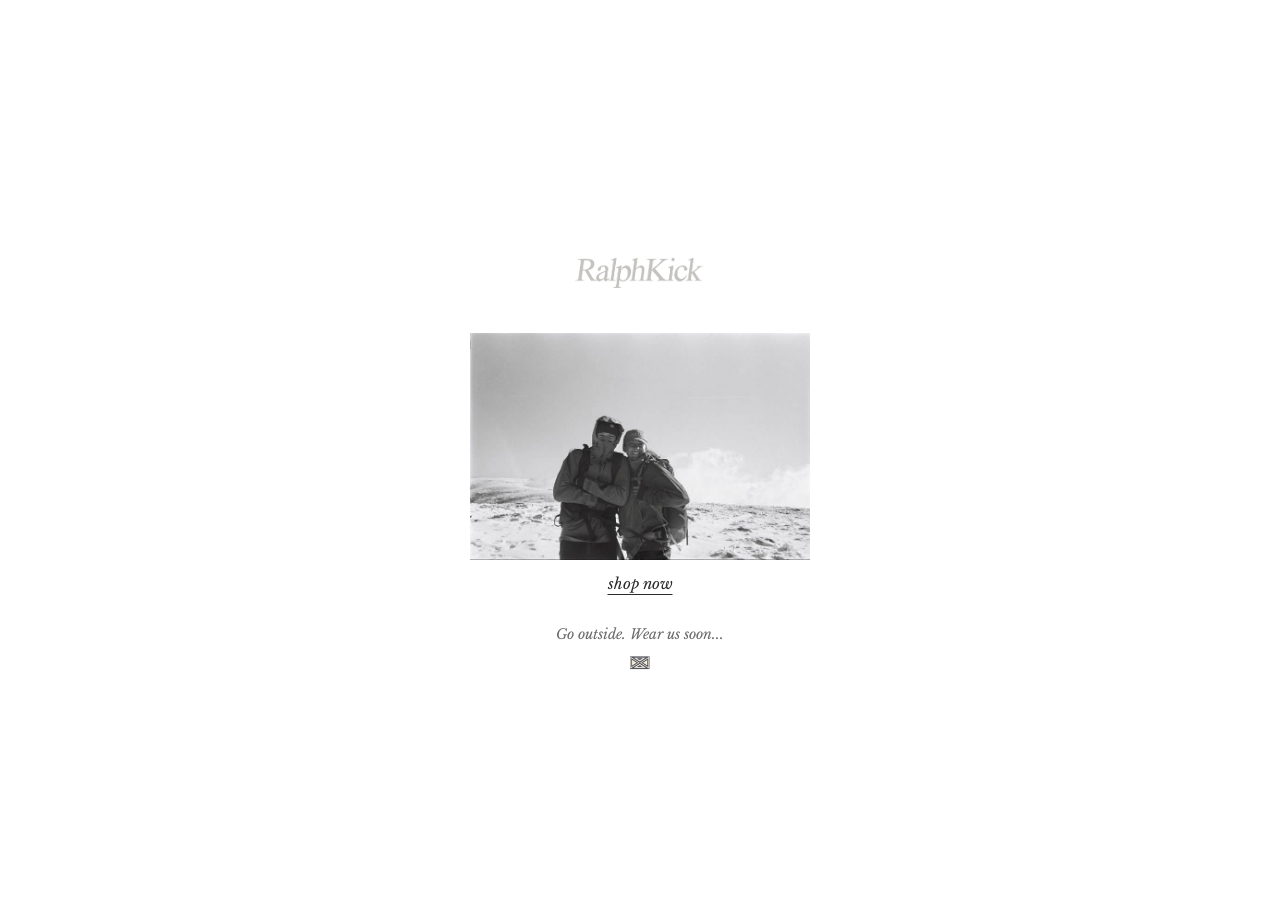
<file: index.html>
<!DOCTYPE html>
<html lang="en">
<link rel="icon" type="image/png" href="logo.png">
<meta property="og:title" content="RalphKick — not made to stay at home">
<meta property="og:description" content="not made to stay at home.">
<meta property="og:image" content="https://ralphkick.eu/home-photo.jpg">
<meta property="og:url" content="https://ralphkick.eu">
<meta property="og:type" content="website">
<head>
<meta charset="UTF-8">
<meta name="viewport" content="width=device-width, initial-scale=1.0">
<title>RalphKick</title>
<meta name="description" content="RalphKick — not made to stay at home.">
<link rel="preconnect" href="https://fonts.googleapis.com">
<link rel="preconnect" href="https://fonts.gstatic.com" crossorigin>
<link href="https://fonts.googleapis.com/css2?family=Libre+Baskerville:ital,wght@0,400;1,400&display=swap" rel="stylesheet">
<link rel="stylesheet" href="style.css">
</head>
<body class="home-v2">

<main class="home-v2-main">

    <div class="home-v2-top">
        <img src="ralphkick-text.jpg" alt="RalphKick" class="home-brand-img">
        <img src="home-photo.jpg" alt="" class="home-photo">
        <a href="shop.html" class="home-shop-link">shop now</a>
    </div>

    <div class="home-v2-bottom">
        <p class="home-footer-text">Go outside. Wear us soon...</p>
        <img src="logo.png" alt="RalphKick" class="home-seal">
    </div>

</main>

</body>
</html>
</file>
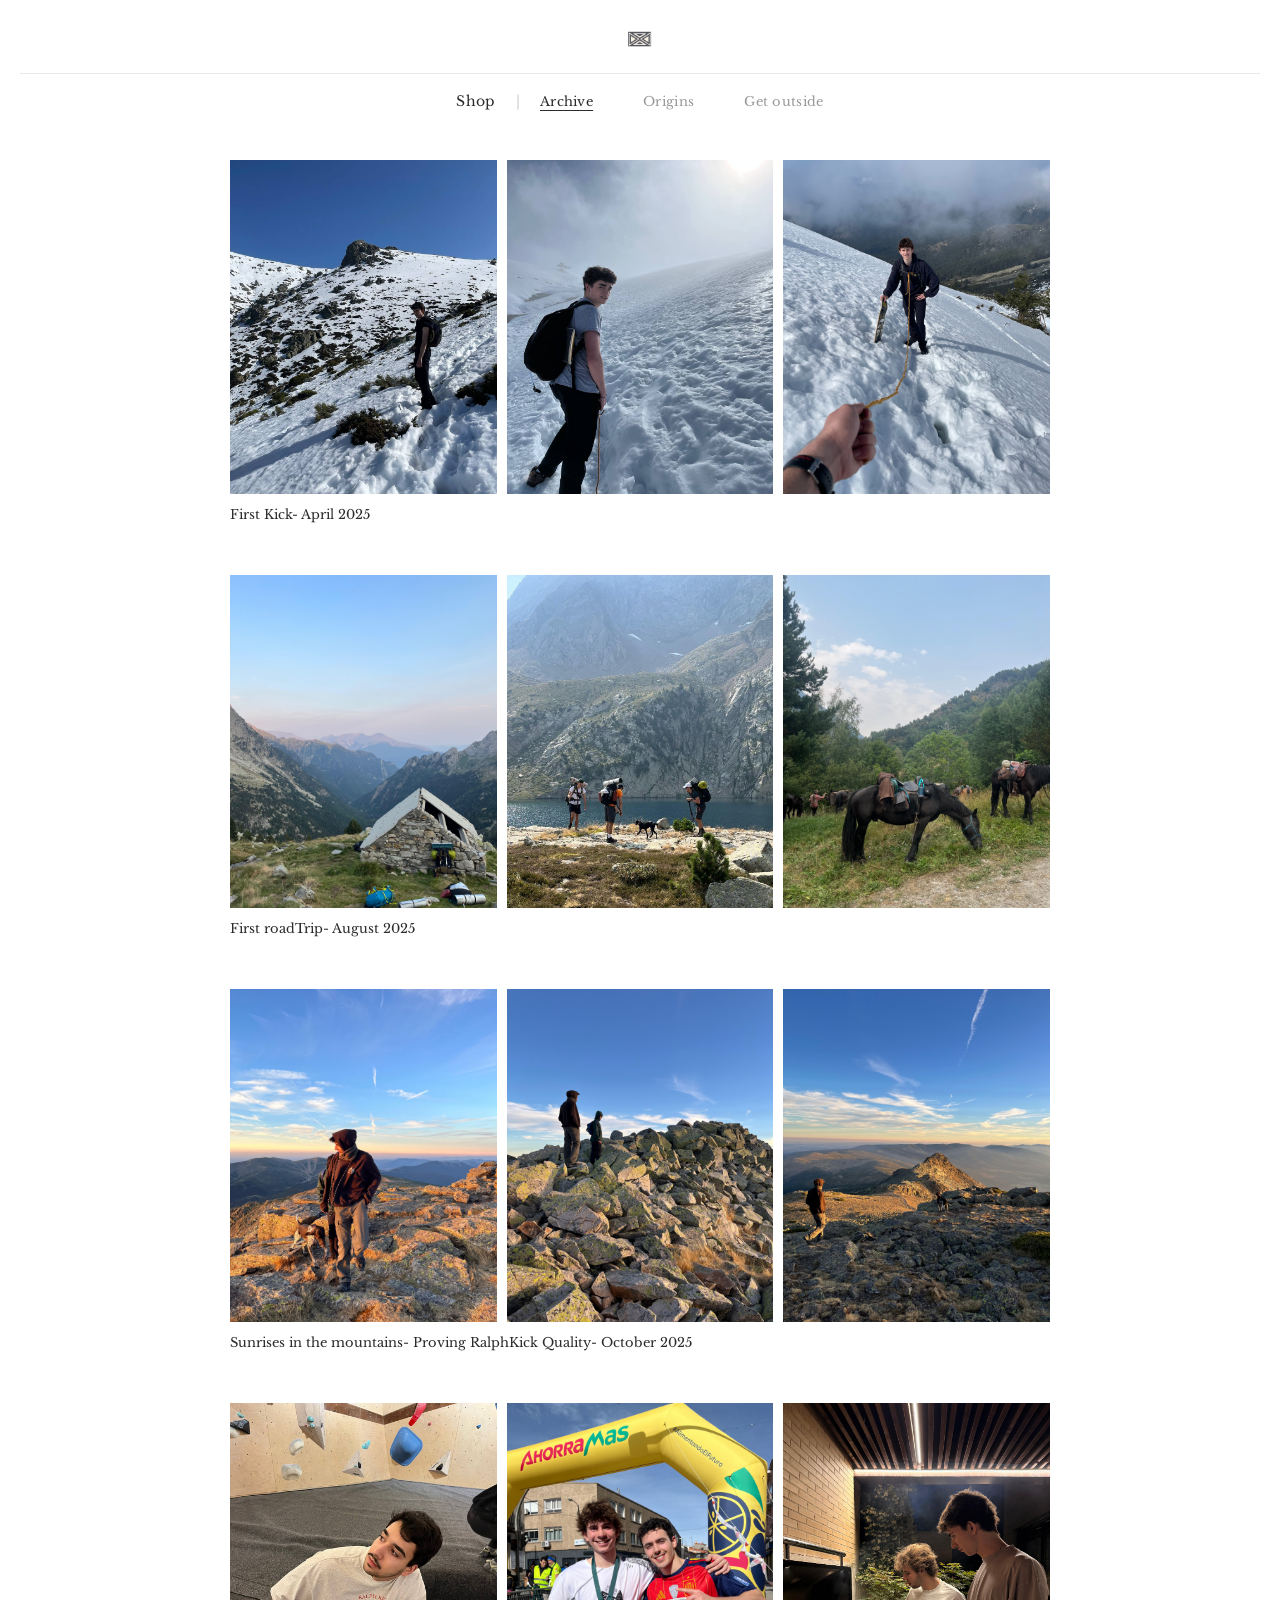
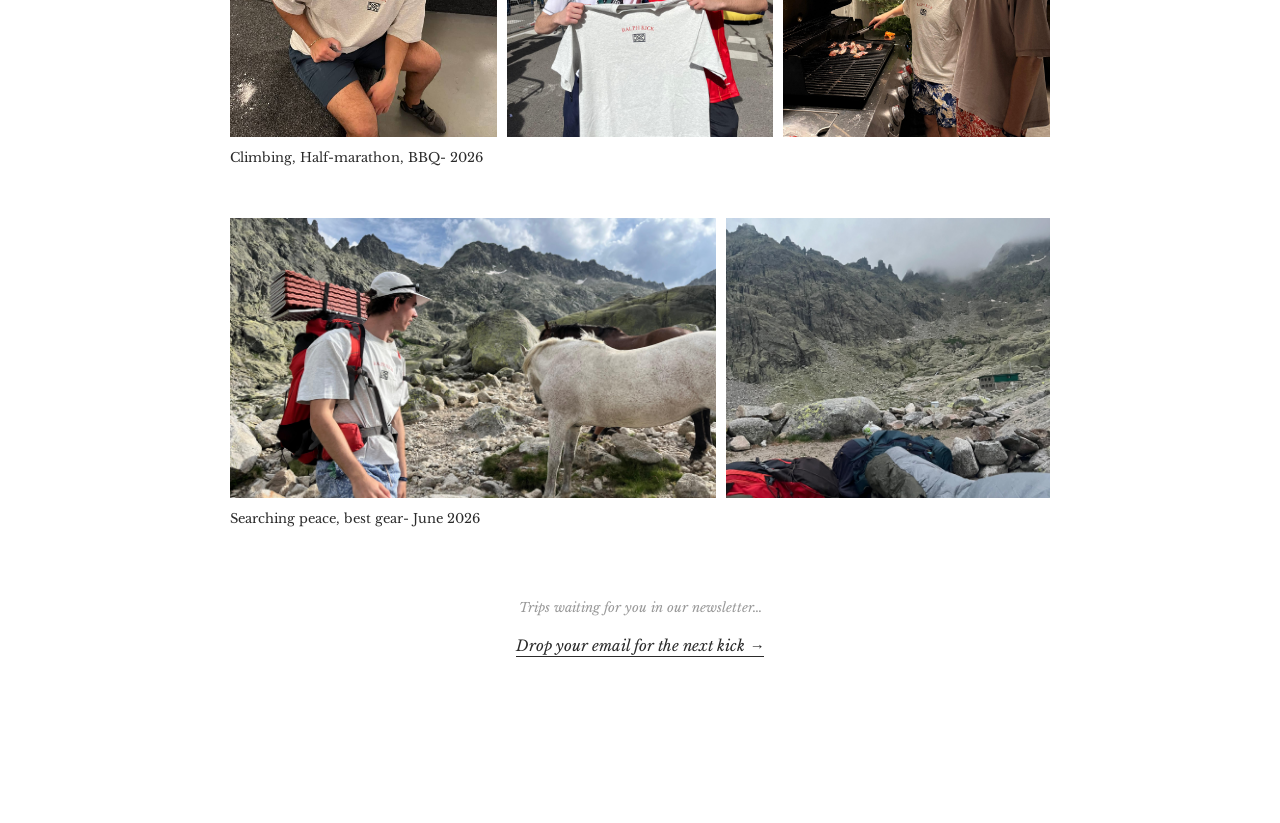
<file: archive.html>
<!DOCTYPE html>
<html lang="en">
<link rel="icon" type="image/png" href="logo.png">
<meta property="og:title" content="RalphKick — not made to stay at home">
<meta property="og:description" content="not made to stay at home.">
<meta property="og:image" content="https://ralphkick.eu/home-photo.jpg">
<meta property="og:url" content="https://ralphkick.eu">
<meta property="og:type" content="website">
<head>
<meta charset="UTF-8">
<meta name="viewport" content="width=device-width, initial-scale=1.0">
<title>RalphKick — Archive</title>
<link rel="preconnect" href="https://fonts.googleapis.com">
<link rel="preconnect" href="https://fonts.gstatic.com" crossorigin>
<link href="https://fonts.googleapis.com/css2?family=Libre+Baskerville:ital,wght@0,400;1,400&display=swap" rel="stylesheet">
<link rel="stylesheet" href="style.css">
</head>
<body class="inner">

<header class="inner-header">
    <a href="index.html"><img src="logo.png" alt="RalphKick" class="header-logo"></a>
    <nav class="nav-inner">
    <a href="shop.html" class="nav-primary">Shop</a>
    <span class="nav-sep">|</span>
    <div class="nav-group">
        <a href="archive.html" class="active">Archive</a>
        <a href="origins.html">Origins</a>
        <a href="get-outside.html">Get outside</a>
    </div>
</nav>
</header>

<main class="inner-main">

    <div class="archive-section">
        <div class="archive-photos">
            <img src="kick1-a.jpg" alt="">
            <img src="kick1-b.jpg" alt="">
            <img src="kick1-c.jpg" alt="">
        </div>
        <p class="archive-label">First Kick- April 2025</p>
    </div>

    <div class="archive-section">
        <div class="archive-photos">
            <img src="roadtrip-a.jpg" alt="">
            <img src="roadtrip-b.jpg" alt="">
            <img src="roadtrip-c.jpg" alt="">
        </div>
        <p class="archive-label">First roadTrip- August 2025</p>
    </div>

    <div class="archive-section">
        <div class="archive-photos">
            <img src="sunrises-a.jpg" alt="">
            <img src="sunrises-b.jpg" alt="">
            <img src="sunrises-c.jpg" alt="">
        </div>
        <p class="archive-label">Sunrises in the mountains- Proving RalphKick Quality- October 2025</p>
    </div>

    <div class="archive-section">
        <div class="archive-photos">
            <img src="climbing-a.jpg" alt="">
            <img src="climbing-b.jpg" alt="">
            <img src="climbing-c.jpg" alt="">
        </div>
        <p class="archive-label">Climbing, Half-marathon, BBQ- 2026</p>
    </div>

    <div class="archive-section">
        <div class="archive-photos archive-photos--two">
            <img src="peace-a.jpg" alt="" class="img-horizontal">
            <img src="peace-b.jpg" alt="">
        </div>
        <p class="archive-label">Searching peace, best gear- June 2026</p>
    </div>

    <div class="archive-footer">
        <p class="archive-more">Trips waiting for you in our newsletter&hellip;</p>
        <a href="#" id="reveal-link" class="cta-link">Drop your email for the next kick&nbsp;→</a>
        <form id="signup-form" class="signup hidden">
            <input type="email" id="email" name="email" placeholder="your email" required autocomplete="email">
            <button type="submit">→</button>
        </form>
        <p id="form-message" class="form-message"></p>
    </div>

</main>

<script src="script.js"></script>
</body>
</html>
</file>
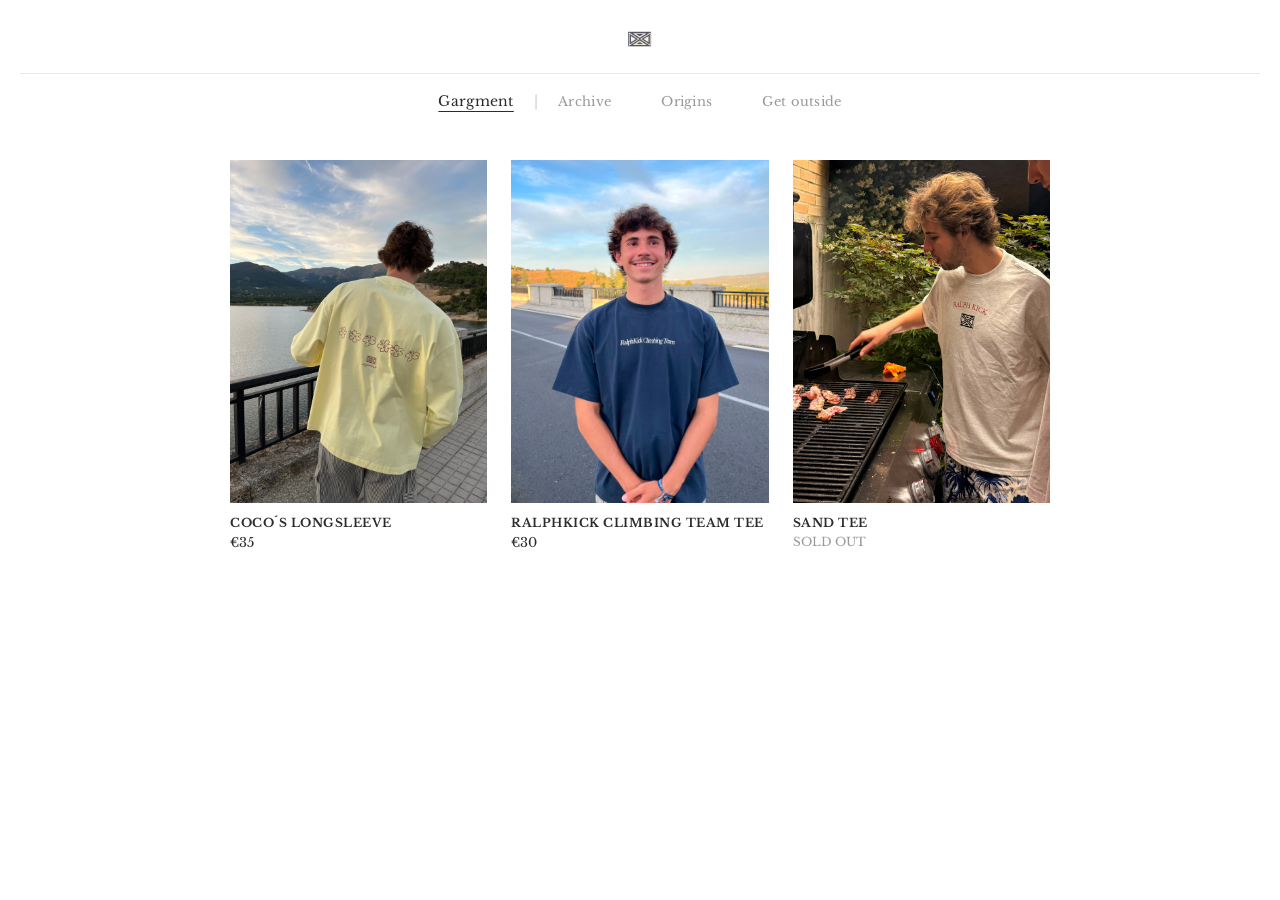
<file: gargment.html>
<!DOCTYPE html>
<html lang="en">
<head>
<meta charset="UTF-8">
<meta name="viewport" content="width=device-width, initial-scale=1.0">
<title>RalphKick — Gargment</title>
<link rel="preconnect" href="https://fonts.googleapis.com">
<link rel="preconnect" href="https://fonts.gstatic.com" crossorigin>
<link href="https://fonts.googleapis.com/css2?family=Libre+Baskerville:ital,wght@0,400;1,400&display=swap" rel="stylesheet">
<link rel="stylesheet" href="style.css">
</head>
<body class="inner">

<header class="inner-header">
    <a href="index.html"><img src="logo.png" alt="RalphKick" class="header-logo"></a>
    <nav class="nav-inner">
        <a href="gargment.html" class="nav-primary active">Gargment</a>
        <span class="nav-sep">|</span>
        <div class="nav-group">
            <a href="archive.html">Archive</a>
            <a href="origins.html">Origins</a>
            <a href="get-outside.html">Get outside</a>
        </div>
    </nav>
</header>

<main class="inner-main">
    <div class="shop-grid">

        <a href="coco-longsleeve.html" class="shop-item">
            <div class="shop-img-wrap">
                <img src="coco-main.jpg" alt="Coco's Longsleeve">
            </div>
            <p class="shop-name">COCO´S LONGSLEEVE</p>
            <p class="shop-price">€35</p>
        </a>

        <a href="climbing-tee.html" class="shop-item">
            <div class="shop-img-wrap">
                <img src="climbing-main.jpg" alt="RalphKick Climbing Team Tee">
            </div>
            <p class="shop-name">RALPHKICK CLIMBING TEAM TEE</p>
            <p class="shop-price">€30</p>
        </a>

        <a href="sand-tee.html" class="shop-item">
            <div class="shop-img-wrap">
                <img src="sand-main.jpg" alt="Sand Tee">
            </div>
            <p class="shop-name">SAND TEE</p>
            <p class="shop-price shop-soldout">SOLD OUT</p>
        </a>

    </div>
</main>

</body>
</html>
</file>
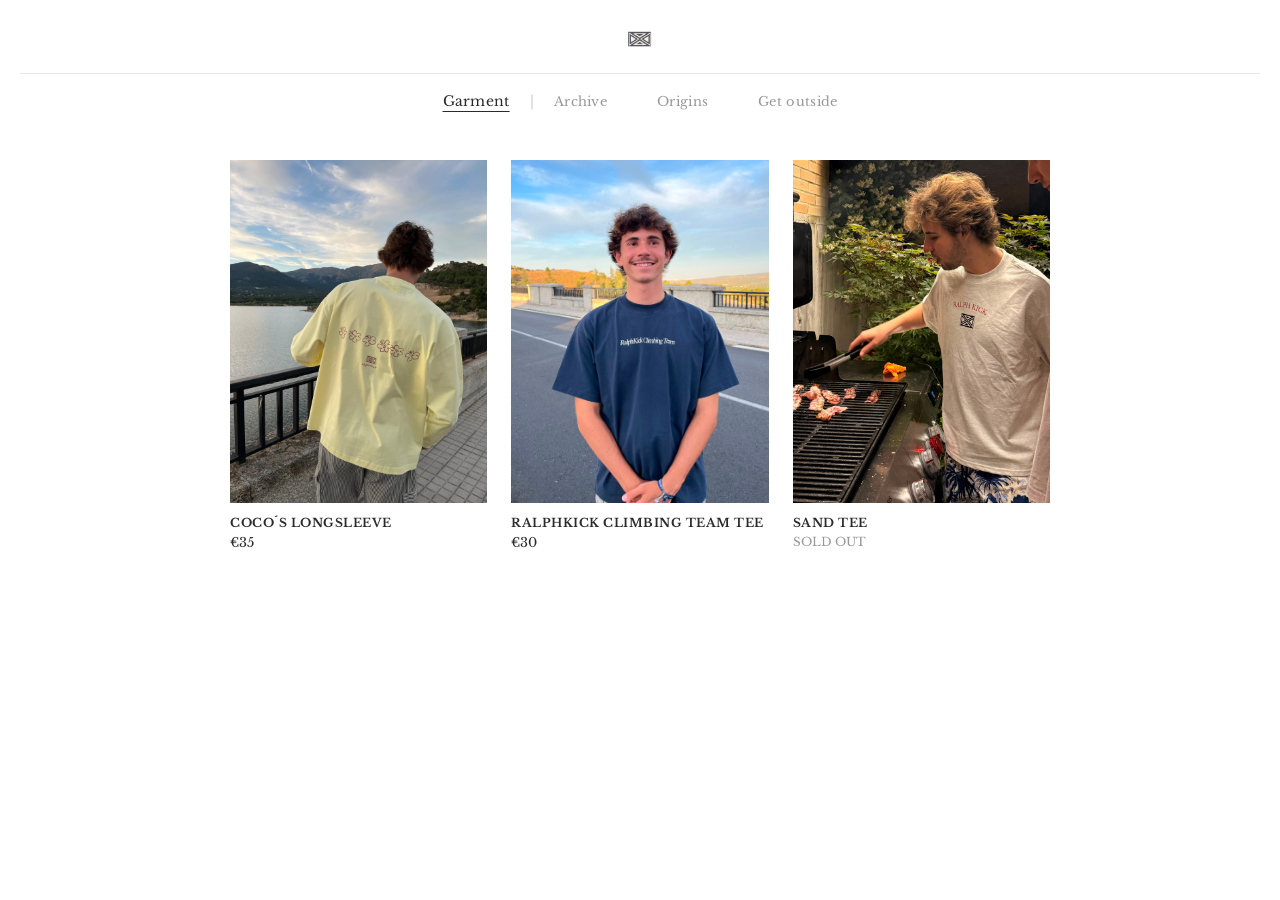
<file: Garment.html>
<!DOCTYPE html>
<html lang="en">
<head>
<meta charset="UTF-8">
<meta name="viewport" content="width=device-width, initial-scale=1.0">
<title>RalphKick — Garment</title>
<link rel="preconnect" href="https://fonts.googleapis.com">
<link rel="preconnect" href="https://fonts.gstatic.com" crossorigin>
<link href="https://fonts.googleapis.com/css2?family=Libre+Baskerville:ital,wght@0,400;1,400&display=swap" rel="stylesheet">
<link rel="stylesheet" href="style.css">
</head>
<body class="inner">

<header class="inner-header">
    <a href="index.html"><img src="logo.png" alt="RalphKick" class="header-logo"></a>
    <nav class="nav-inner">
        <a href="Garment.html" class="nav-primary active">Garment</a>
        <span class="nav-sep">|</span>
        <div class="nav-group">
            <a href="archive.html">Archive</a>
            <a href="origins.html">Origins</a>
            <a href="get-outside.html">Get outside</a>
        </div>
    </nav>
</header>

<main class="inner-main">
    <div class="shop-grid">

        <a href="coco-longsleeve.html" class="shop-item">
            <div class="shop-img-wrap">
                <img src="coco-main.jpg" alt="Coco's Longsleeve">
            </div>
            <p class="shop-name">COCO´S LONGSLEEVE</p>
            <p class="shop-price">€35</p>
        </a>

        <a href="climbing-tee.html" class="shop-item">
            <div class="shop-img-wrap">
                <img src="climbing-main.jpg" alt="RalphKick Climbing Team Tee">
            </div>
            <p class="shop-name">RALPHKICK CLIMBING TEAM TEE</p>
            <p class="shop-price">€30</p>
        </a>

        <a href="sand-tee.html" class="shop-item">
            <div class="shop-img-wrap">
                <img src="sand-main.jpg" alt="Sand Tee">
            </div>
            <p class="shop-name">SAND TEE</p>
            <p class="shop-price shop-soldout">SOLD OUT</p>
        </a>

    </div>
</main>

</body>
</html>
</file>
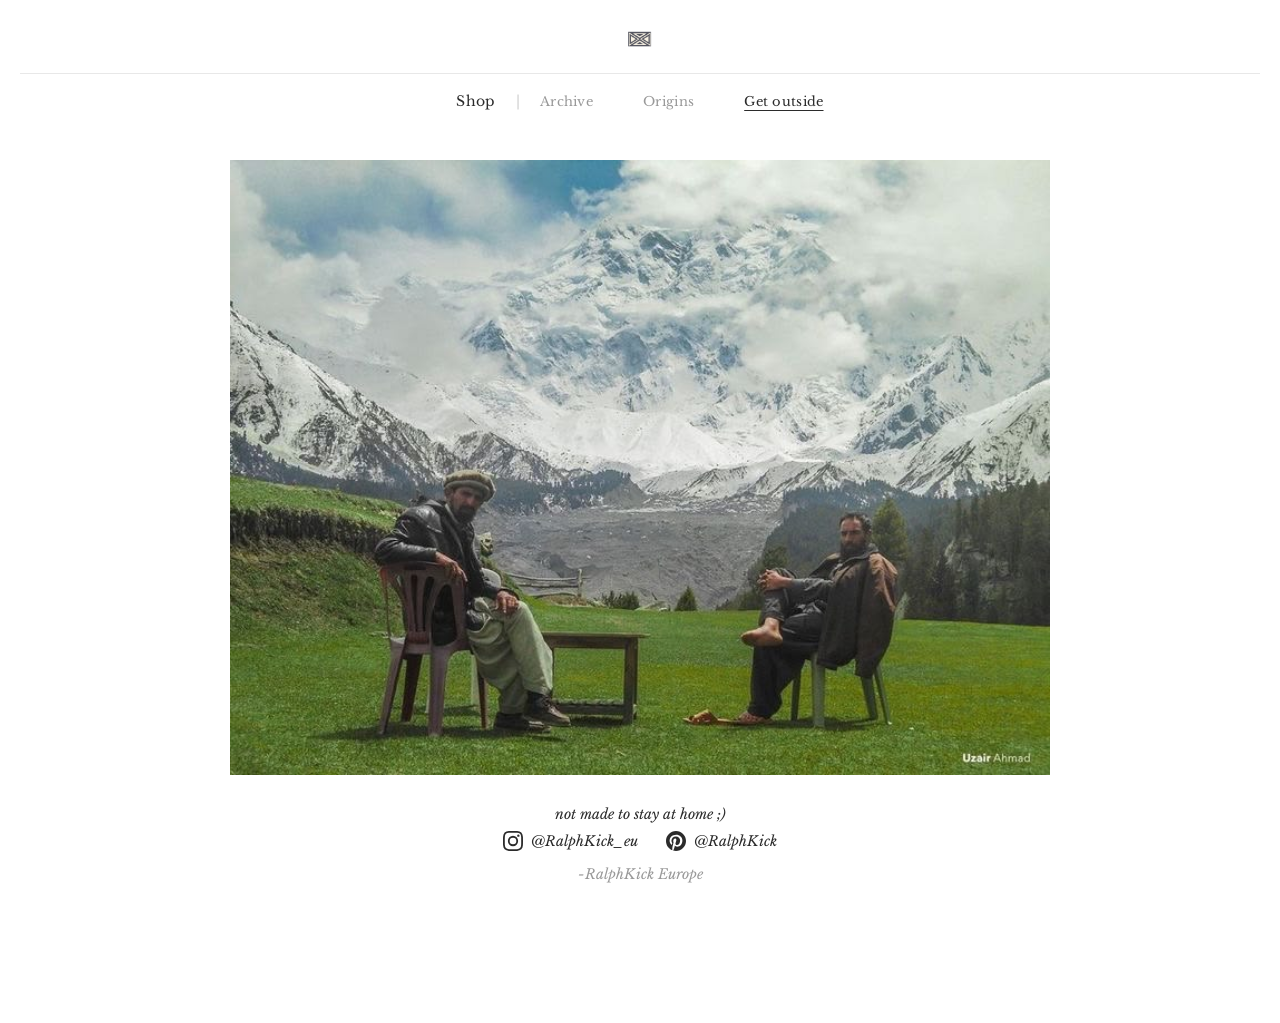
<file: get-outside.html>
<!DOCTYPE html>
<html lang="en">
<link rel="icon" type="image/png" href="logo.png">
<meta property="og:title" content="RalphKick — not made to stay at home">
<meta property="og:description" content="not made to stay at home.">
<meta property="og:image" content="https://ralphkick.eu/home-photo.jpg">
<meta property="og:url" content="https://ralphkick.eu">
<meta property="og:type" content="website">
<head>
<meta charset="UTF-8">
<meta name="viewport" content="width=device-width, initial-scale=1.0">
<title>RalphKick — Get outside</title>
<link rel="preconnect" href="https://fonts.googleapis.com">
<link rel="preconnect" href="https://fonts.gstatic.com" crossorigin>
<link href="https://fonts.googleapis.com/css2?family=Libre+Baskerville:ital,wght@0,400;1,400&display=swap" rel="stylesheet">
<link rel="stylesheet" href="style.css">
</head>
<body class="inner">

<header class="inner-header">
    <a href="index.html"><img src="logo.png" alt="RalphKick" class="header-logo"></a>
    <nav class="nav-inner">
    <a href="shop.html" class="nav-primary">Shop</a>
    <span class="nav-sep">|</span>
    <div class="nav-group">
        <a href="archive.html">Archive</a>
        <a href="origins.html">Origins</a>
        <a href="get-outside.html" class="active">Get outside</a>
    </div>
</nav>
</header>

<main class="inner-main outside-main">

    <img src="outside-hero.jpg" alt="" class="outside-hero">
    <!-- Foto: dos personas sentadas con montañas nevadas de fondo -->
<div class="outside-text">
    <p>not made to stay at home ;)</p>
    <div class="social-links">
        <a href="https://instagram.com/ralphkick_eu" target="_blank" rel="noopener" class="social-link">
            <svg xmlns="http://www.w3.org/2000/svg" viewBox="0 0 24 24" fill="currentColor">
    <path d="M12 2.163c3.204 0 3.584.012 4.85.07 3.252.148 4.771 1.691 4.919 4.919.058 1.265.069 1.645.069 4.849 0 3.205-.012 3.584-.069 4.849-.149 3.225-1.664 4.771-4.919 4.919-1.266.058-1.644.07-4.85.07-3.204 0-3.584-.012-4.849-.07-3.26-.149-4.771-1.699-4.919-4.92-.058-1.265-.07-1.644-.07-4.849 0-3.204.013-3.583.07-4.849.149-3.227 1.664-4.771 4.919-4.919 1.266-.057 1.645-.069 4.849-.069zM12 0C8.741 0 8.333.014 7.053.072 2.695.272.273 2.69.073 7.052.014 8.333 0 8.741 0 12c0 3.259.014 3.668.072 4.948.2 4.358 2.618 6.78 6.98 6.98C8.333 23.986 8.741 24 12 24c3.259 0 3.668-.014 4.948-.072 4.354-.2 6.782-2.618 6.979-6.98.059-1.28.073-1.689.073-4.948 0-3.259-.014-3.667-.072-4.947-.196-4.354-2.617-6.78-6.979-6.98C15.668.014 15.259 0 12 0zm0 5.838a6.162 6.162 0 1 0 0 12.324 6.162 6.162 0 0 0 0-12.324zM12 16a4 4 0 1 1 0-8 4 4 0 0 1 0 8zm6.406-11.845a1.44 1.44 0 1 0 0 2.881 1.44 1.44 0 0 0 0-2.881z"/>
</svg>
            @RalphKick_eu
        </a>
        <a href="https://es.pinterest.com/ralphkickeu/_created/" target="_blank" rel="noopener" class="social-link">
            <svg xmlns="http://www.w3.org/2000/svg" viewBox="0 0 24 24" fill="currentColor">
    <path d="M12 0C5.373 0 0 5.373 0 12c0 5.084 3.163 9.426 7.627 11.174-.105-.949-.2-2.405.042-3.441.218-.937 1.407-5.965 1.407-5.965s-.359-.719-.359-1.782c0-1.668.967-2.914 2.171-2.914 1.023 0 1.518.769 1.518 1.69 0 1.029-.655 2.568-.994 3.995-.283 1.194.599 2.169 1.777 2.169 2.133 0 3.772-2.249 3.772-5.495 0-2.873-2.064-4.882-5.012-4.882-3.414 0-5.418 2.561-5.418 5.207 0 1.031.397 2.138.893 2.738a.36.36 0 0 1 .083.345l-.333 1.36c-.053.22-.174.267-.402.161-1.499-.698-2.436-2.889-2.436-4.649 0-3.785 2.75-7.262 7.929-7.262 4.163 0 7.398 2.967 7.398 6.931 0 4.136-2.607 7.464-6.227 7.464-1.216 0-2.359-.632-2.75-1.378l-.748 2.853c-.271 1.043-1.002 2.35-1.492 3.146C9.57 23.812 10.763 24 12 24c6.627 0 12-5.373 12-12S18.627 0 12 0z"/>
</svg>
            @RalphKick
        </a>
    </div>
    <p class="outside-sign">-RalphKick Europe</p>
</div>

</main>

</body>
</html>
</file>
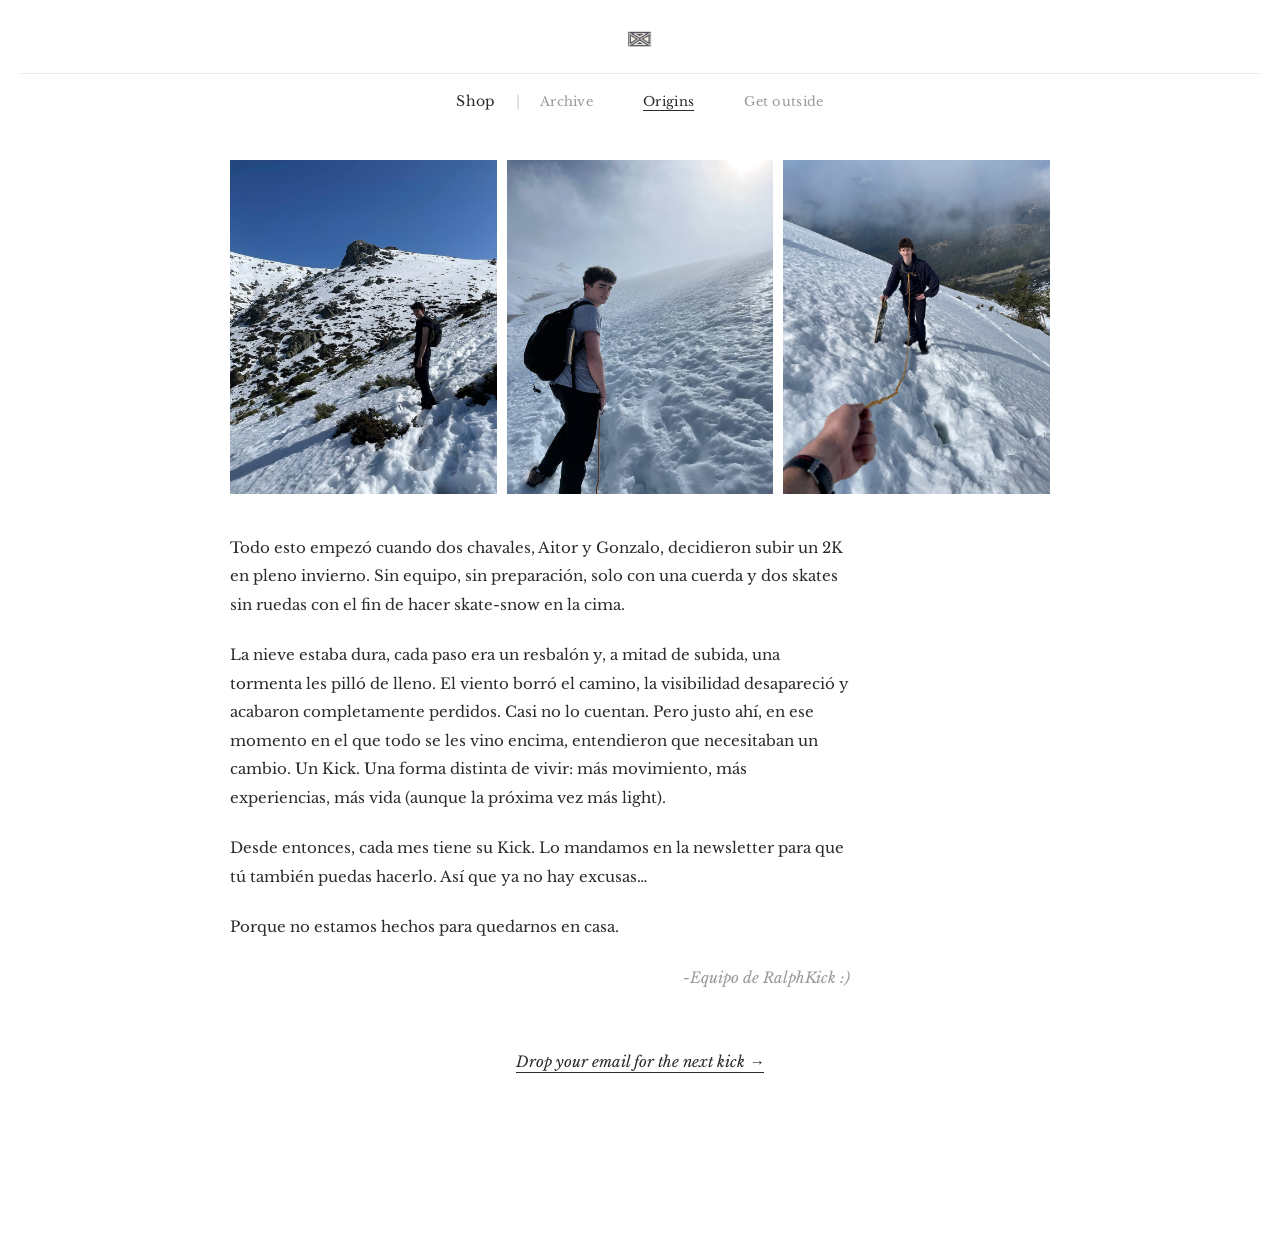
<file: origins.html>
<!DOCTYPE html>
<html lang="en">
<link rel="icon" type="image/png" href="logo.png">
<meta property="og:title" content="RalphKick — not made to stay at home">
<meta property="og:description" content="not made to stay at home.">
<meta property="og:image" content="https://ralphkick.eu/home-photo.jpg">
<meta property="og:url" content="https://ralphkick.eu">
<meta property="og:type" content="website">
<head>
<meta charset="UTF-8">
<meta name="viewport" content="width=device-width, initial-scale=1.0">
<title>RalphKick — Origins</title>
<link rel="preconnect" href="https://fonts.googleapis.com">
<link rel="preconnect" href="https://fonts.gstatic.com" crossorigin>
<link href="https://fonts.googleapis.com/css2?family=Libre+Baskerville:ital,wght@0,400;1,400&display=swap" rel="stylesheet">
<link rel="stylesheet" href="style.css">
</head>
<body class="inner">

<header class="inner-header">
    <a href="index.html"><img src="logo.png" alt="RalphKick" class="header-logo"></a>
    <nav class="nav-inner">
    <a href="shop.html" class="nav-primary">Shop</a>
    <span class="nav-sep">|</span>
    <div class="nav-group">
        <a href="archive.html">Archive</a>
        <a href="origins.html" class="active">Origins</a>
        <a href="get-outside.html">Get outside</a>
    </div>
</nav>
</header>

<main class="inner-main origins-main">

    <div class="archive-photos">
        <img src="kick1-a.jpg" alt="">
        <img src="kick1-b.jpg" alt="">
        <img src="kick1-c.jpg" alt="">
    </div>

    <div class="origins-body">
        <p>Todo esto empezó cuando dos chavales, Aitor y Gonzalo, decidieron subir un 2K en pleno invierno. Sin equipo, sin preparación, solo con una cuerda y dos skates sin ruedas con el fin de hacer skate-snow en la cima.</p>

        <p>La nieve estaba dura, cada paso era un resbalón y, a mitad de subida, una tormenta les pilló de lleno. El viento borró el camino, la visibilidad desapareció y acabaron completamente perdidos. Casi no lo cuentan. Pero justo ahí, en ese momento en el que todo se les vino encima, entendieron que necesitaban un cambio. Un Kick. Una forma distinta de vivir: más movimiento, más experiencias, más vida (aunque la próxima vez más light).</p>

        <p>Desde entonces, cada mes tiene su Kick. Lo mandamos en la newsletter para que tú también puedas hacerlo. Así que ya no hay excusas&hellip;</p>

        <p>Porque no estamos hechos para quedarnos en casa.</p>

        <p class="origins-sign">-Equipo de RalphKick :)</p>
    </div>

    <div class="archive-footer">
        <a href="#" id="reveal-link" class="cta-link">Drop your email for the next kick&nbsp;→</a>
        <form id="signup-form" class="signup hidden">
            <input type="email" id="email" name="email" placeholder="your email" required autocomplete="email">
            <button type="submit">→</button>
        </form>
        <p id="form-message" class="form-message"></p>
    </div>

</main>

<script src="script.js"></script>
</body>
</html>
</file>
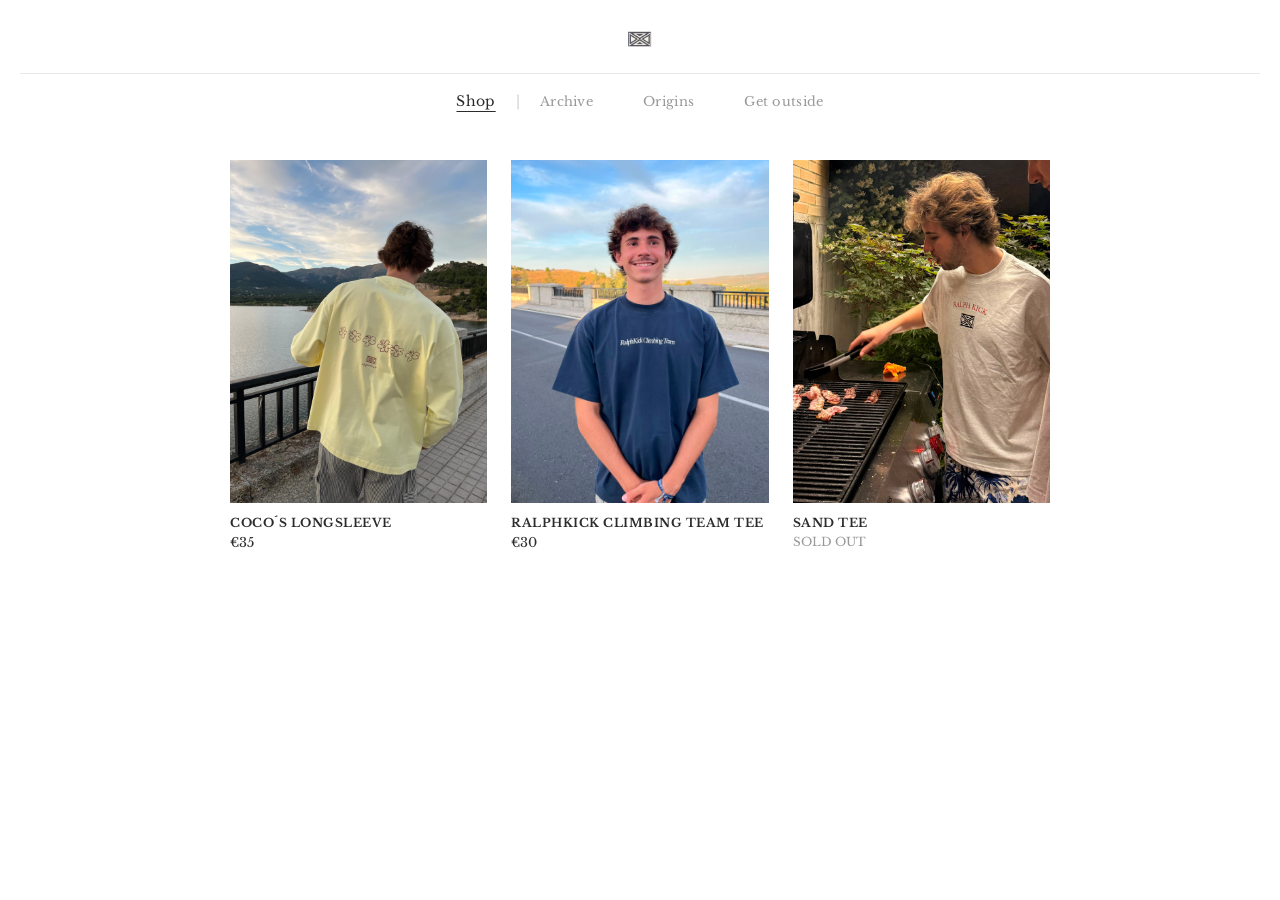
<file: Shop.html>
<!DOCTYPE html>
<html lang="en">
<head>
<meta charset="UTF-8">
<meta name="viewport" content="width=device-width, initial-scale=1.0">
<title>RalphKick — Shop</title>
<link rel="preconnect" href="https://fonts.googleapis.com">
<link rel="preconnect" href="https://fonts.gstatic.com" crossorigin>
<link href="https://fonts.googleapis.com/css2?family=Libre+Baskerville:ital,wght@0,400;1,400&display=swap" rel="stylesheet">
<link rel="stylesheet" href="style.css">
</head>
<body class="inner">

<header class="inner-header">
    <a href="index.html"><img src="logo.png" alt="RalphKick" class="header-logo"></a>
    <nav class="nav-inner">
        <a href="Shop.html" class="nav-primary active">Shop</a>
        <span class="nav-sep">|</span>
        <div class="nav-group">
            <a href="archive.html">Archive</a>
            <a href="origins.html">Origins</a>
            <a href="get-outside.html">Get outside</a>
        </div>
    </nav>
</header>

<main class="inner-main">
    <div class="shop-grid">

        <a href="coco-longsleeve.html" class="shop-item">
            <div class="shop-img-wrap">
                <img src="coco-main.jpg" alt="Coco's Longsleeve">
            </div>
            <p class="shop-name">COCO´S LONGSLEEVE</p>
            <p class="shop-price">€35</p>
        </a>

        <a href="climbing-tee.html" class="shop-item">
            <div class="shop-img-wrap">
                <img src="climbing-main.jpg" alt="RalphKick Climbing Team Tee">
            </div>
            <p class="shop-name">RALPHKICK CLIMBING TEAM TEE</p>
            <p class="shop-price">€30</p>
        </a>

        <a href="sand-tee.html" class="shop-item">
            <div class="shop-img-wrap">
                <img src="sand-main.jpg" alt="Sand Tee">
            </div>
            <p class="shop-name">SAND TEE</p>
            <p class="shop-price shop-soldout">SOLD OUT</p>
        </a>

    </div>
</main>

</body>
</html>
</file>
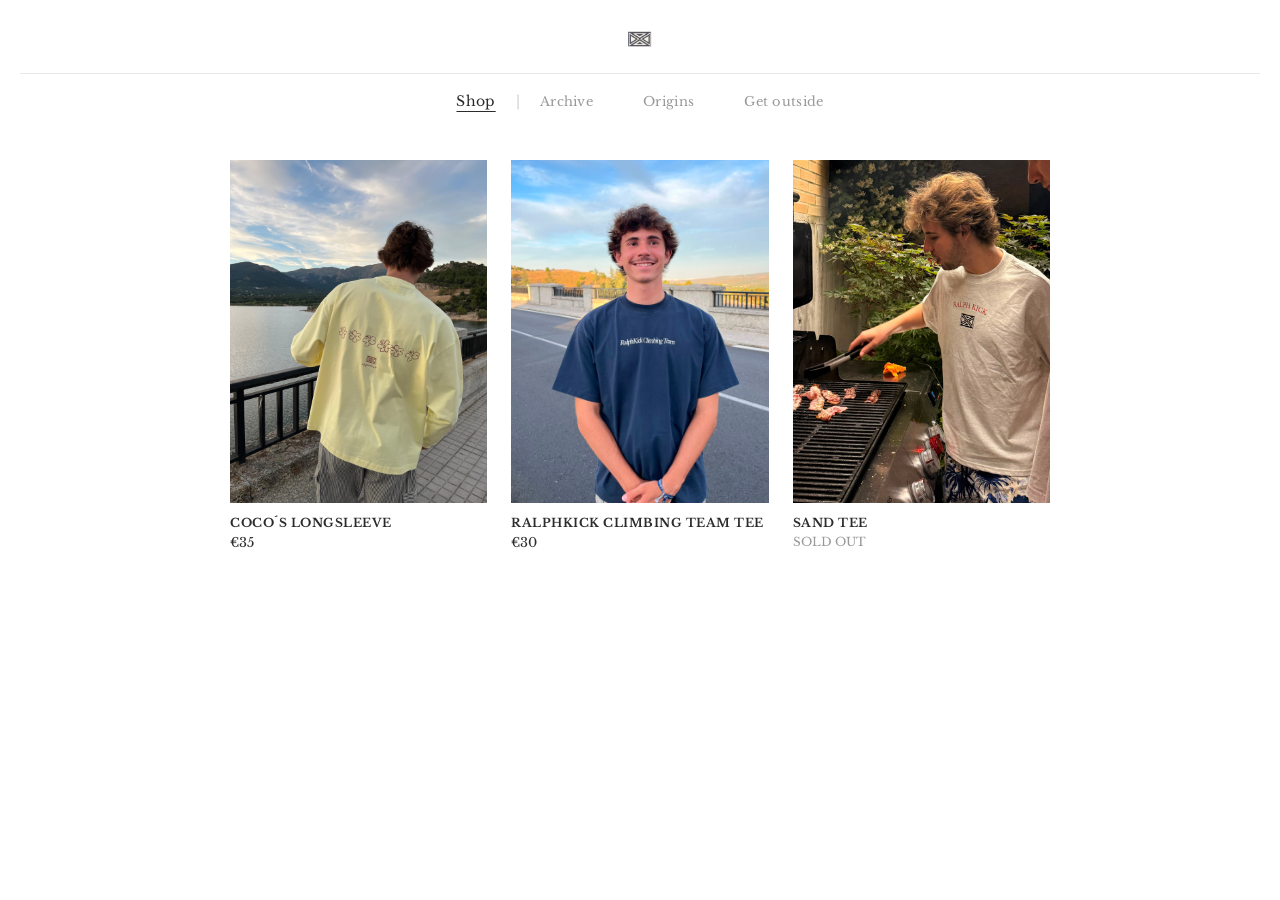
<file: shop.html>
<!DOCTYPE html>
<html lang="en">
<link rel="icon" type="image/png" href="logo.png">
<meta property="og:title" content="RalphKick — not made to stay at home">
<meta property="og:description" content="not made to stay at home.">
<meta property="og:image" content="https://ralphkick.eu/home-photo.jpg">
<meta property="og:url" content="https://ralphkick.eu">
<meta property="og:type" content="website">
<head>
<meta charset="UTF-8">
<meta name="viewport" content="width=device-width, initial-scale=1.0">
<title>RalphKick — Shop</title>
<link rel="preconnect" href="https://fonts.googleapis.com">
<link rel="preconnect" href="https://fonts.gstatic.com" crossorigin>
<link href="https://fonts.googleapis.com/css2?family=Libre+Baskerville:ital,wght@0,400;1,400&display=swap" rel="stylesheet">
<link rel="stylesheet" href="style.css">
</head>
<body class="inner">

<header class="inner-header">
    <a href="index.html"><img src="logo.png" alt="RalphKick" class="header-logo"></a>
    <nav class="nav-inner">
        <a href="shop.html" class="nav-primary active">Shop</a>
        <span class="nav-sep">|</span>
        <div class="nav-group">
            <a href="archive.html">Archive</a>
            <a href="origins.html">Origins</a>
            <a href="get-outside.html">Get outside</a>
        </div>
    </nav>
</header>

<main class="inner-main">
    <div class="shop-grid">

        <a href="coco-longsleeve.html" class="shop-item">
            <div class="shop-img-wrap">
                <img src="coco-main.jpg" alt="Coco's Longsleeve">
            </div>
            <p class="shop-name">COCO´S LONGSLEEVE</p>
            <p class="shop-price">€35</p>
        </a>

        <a href="climbing-tee.html" class="shop-item">
            <div class="shop-img-wrap">
                <img src="climbing-main.jpg" alt="RalphKick Climbing Team Tee">
            </div>
            <p class="shop-name">RALPHKICK CLIMBING TEAM TEE</p>
            <p class="shop-price">€30</p>
        </a>

        <a href="sand-tee.html" class="shop-item">
            <div class="shop-img-wrap">
                <img src="sand-main.jpg" alt="Sand Tee">
            </div>
            <p class="shop-name">SAND TEE</p>
            <p class="shop-price shop-soldout">SOLD OUT</p>
        </a>

    </div>
</main>

</body>
</html>
</file>
<file: style.css>
:root {
    --ink: #2b2b2b;
    --light: #999;
}

* { margin: 0; padding: 0; box-sizing: border-box; }

html, body {
    font-family: 'Libre Baskerville', serif;
    color: var(--ink);
    background: #fff;
}

a { text-decoration: none; color: inherit; }

/* ══════════════════════════════
   HOME V2
══════════════════════════════ */

html:has(body.home-v2) {
    height: 100%;
    overflow: hidden;
    overscroll-behavior: none;
}

body.home-v2 {
    height: 100vh;
    height: 100dvh;
    overflow: hidden;
    overscroll-behavior: none;
    display: flex;
    align-items: center;
    justify-content: center;
}

.home-v2-main {
    display: flex;
    flex-direction: column;
    align-items: center;
    justify-content: center;
    height: 100dvh;
    width: 100%;
    max-width: 480px;
    padding: 40px 30px;
    text-align: center;
    gap: 32px;
    overflow: hidden;
}

.home-v2-top {
    display: flex;
    flex-direction: column;
    align-items: center;
    gap: 14px;
}

.home-brand-img {
    width: min(130px, 30vw);
    display: block;
}

.home-photo {
    width: min(340px, 78vw);
    display: block;
}

.home-shop-link {
    font-style: italic;
    font-size: 15px;
    color: var(--ink);
    text-decoration: underline;
    text-underline-offset: 5px;
    transition: opacity .2s;
}

.home-shop-link:hover { opacity: .45; }

.home-v2-bottom {
    display: flex;
    flex-direction: column;
    align-items: center;
    gap: 10px;
}

.home-footer-text {
    font-style: italic;
    font-size: 14px;
    opacity: .7;
}

.home-seal {
    width: 24px;
    opacity: .8;
}

@media (max-width: 600px) {
    .home-v2-main {
        justify-content: center;
        padding: 40px 20px 50px;
        gap: 0;
    }
    .home-v2-top {
        gap: 10px;
        margin-bottom: auto;
        margin-top: auto;
    }
    .home-brand-img { width: min(100px, 26vw); }
    .home-photo {
        width: min(280px, 80vw);
        max-height: 45dvh;
        object-fit: contain;
    }
    .home-shop-link { margin-top: 10px; }
    .home-v2-bottom {
        margin-top: auto;
        padding-bottom: 30px;
        gap: 8px;
    }
}

/* ══════════════════════════════
   INNER PAGES — HEADER + NAV
══════════════════════════════ */

body.inner {
    min-height: 100vh;
    display: flex;
    flex-direction: column;
    align-items: center;
}

.inner-header {
    display: flex;
    flex-direction: column;
    align-items: center;
    padding: 28px 20px 0;
    gap: 18px;
    width: 100%;
}

.header-logo {
    width: 28px;
    opacity: .8;
    transition: opacity .2s;
}

.header-logo:hover { opacity: 1; }

.nav-inner {
    display: flex;
    align-items: center;
    justify-content: center;
    gap: 20px;
    border-top: 1px solid #e8e8e8;
    padding-top: 18px;
    width: 100%;
    font-size: 14px;
    letter-spacing: .3px;
}

.nav-primary {
    font-size: 14px;
    color: var(--ink);
}

.nav-primary.active {
    text-decoration: underline;
    text-underline-offset: 5px;
}

.nav-sep {
    color: #ccc;
    font-size: 14px;
    user-select: none;
}

.nav-group {
    display: flex;
    gap: clamp(16px, 4vw, 50px);
}

.nav-group a {
    font-size: 13px;
    color: var(--light);
    transition: color .2s;
}

.nav-group a:hover { color: var(--ink); }

.nav-group a.active {
    color: var(--ink);
    text-decoration: underline;
    text-underline-offset: 4px;
}

.inner-main {
    padding: 50px 40px 80px;
    max-width: 900px;
    width: 100%;
}

@keyframes fadeUp {
    from { opacity: 0; transform: translateY(14px); }
    to   { opacity: 1; transform: translateY(0); }
}

@media (max-width: 700px) {
    .inner-header { padding: 16px 20px 0; gap: 12px; }
    .header-logo { width: 24px; }
    .inner-main { padding: 28px 16px 60px; }
    .nav-group { gap: 14px; }
    .nav-inner { font-size: 13px; }
}

/* ══════════════════════════════
   SHOP GRID
══════════════════════════════ */

.shop-grid {
    display: grid;
    grid-template-columns: repeat(3, 1fr);
    gap: 32px 24px;
    animation: fadeUp 1s ease both;
}

.shop-item {
    display: block;
    color: var(--ink);
}

.shop-img-wrap {
    background: #f5f4f2;
    overflow: hidden;
}

.shop-img-wrap img {
    width: 100%;
    aspect-ratio: 3/4;
    object-fit: cover;
    display: block;
    transition: transform .4s ease;
}

.shop-item:hover .shop-img-wrap img { transform: scale(1.03); }

.shop-name {
    margin-top: 12px;
    font-size: 12px;
    font-weight: bold;
    letter-spacing: .5px;
}

.shop-price {
    margin-top: 4px;
    font-size: 13px;
}

.shop-soldout {
    color: var(--light);
    font-size: 12px;
}

@media (max-width: 700px) {
    .shop-grid {
        grid-template-columns: repeat(2, 1fr);
        gap: 20px 12px;
    }
    .shop-name { font-size: 10px; }
    .shop-price { font-size: 11px; }
}

/* ══════════════════════════════
   PRODUCT PAGE
══════════════════════════════ */

.product-layout {
    display: grid;
    grid-template-columns: 1fr 1fr;
    gap: 40px;
    align-items: start;
    animation: fadeUp 1s ease both;
}

.product-left { position: sticky; top: 20px; }

.product-img-wrap {
    position: relative;
    background: #f5f4f2;
}

.product-main-img {
    width: 100%;
    display: block;
    cursor: zoom-in;
}

.product-arrow {
    position: absolute;
    top: 50%;
    transform: translateY(-50%);
    background: rgba(255,255,255,.75);
    border: none;
    font-size: 18px;
    cursor: pointer;
    padding: 14px 12px;
    color: var(--ink);
    line-height: 1;
    opacity: 0;
    transition: opacity .2s;
    z-index: 2;
    touch-action: manipulation;
}

.product-img-wrap:hover .product-arrow { opacity: 1; }
.product-arrow:hover { background: rgba(255,255,255,.97); }
.product-arrow--prev { left: 0; }
.product-arrow--next { right: 0; }

.product-right {
    display: flex;
    flex-direction: column;
    gap: 28px;
}

.product-info {
    display: flex;
    flex-direction: column;
    gap: 12px;
}

.product-name {
    font-size: 14px;
    font-weight: bold;
    letter-spacing: .5px;
}

.product-price { font-size: 14px; }

.product-soldout-label {
    color: var(--light);
    font-size: 13px;
}

.product-color {
    font-size: 12px;
    color: var(--light);
    letter-spacing: .5px;
}

.size-grid {
    display: flex;
    gap: 8px;
    flex-wrap: wrap;
}

.size-grid span {
    font-size: 13px;
    padding: 5px 10px;
    border: 1px solid #ddd;
    cursor: pointer;
    transition: background .2s, color .2s;
}

.size-grid span:hover {
    background: var(--ink);
    color: #fff;
}

.size-grid--soldout span {
    opacity: .4;
    cursor: default;
}

.size-grid--soldout span:hover {
    background: transparent;
    color: var(--ink);
}

.dm-btn {
    display: inline-block;
    background: #1a6ef5;
    color: #fff;
    padding: 14px 22px;
    border-radius: 30px;
    font-size: 13px;
    text-align: center;
    line-height: 1.5;
    transition: opacity .2s;
    max-width: 260px;
}

.dm-btn:hover { opacity: .85; }

.dm-btn small {
    display: block;
    font-size: 11px;
    opacity: .85;
    margin-top: 2px;
}

.dm-btn--soldout {
    background: #aaa;
    pointer-events: none;
}

.product-specs {
    font-size: 12px;
    line-height: 1.8;
    letter-spacing: .5px;
}

.product-lifestyle {
    display: grid;
    grid-template-columns: repeat(3, 1fr);
    gap: 8px;
}

.product-lifestyle img {
    width: 100%;
    aspect-ratio: 1;
    object-fit: cover;
    display: block;
    cursor: pointer;
    transition: opacity .2s;
}

.product-lifestyle img:hover { opacity: .85; }

@media (max-width: 700px) {
    .product-layout {
        grid-template-columns: 1fr;
    }
    .product-left { position: static; }
    .product-arrow { opacity: .75; }
    .dm-btn { max-width: 100%; }
}

/* ══════════════════════════════
   LIGHTBOX
══════════════════════════════ */

.lightbox {
    display: none;
    position: fixed;
    inset: 0;
    background: rgba(0,0,0,.92);
    z-index: 1000;
    align-items: center;
    justify-content: center;
    padding: 20px;
}

.lightbox.active { display: flex; }

.lightbox img {
    max-width: 90vw;
    max-height: 90vh;
    object-fit: contain;
    display: block;
}

.lightbox-close {
    position: fixed;
    top: 20px;
    right: 28px;
    background: transparent;
    border: none;
    color: #fff;
    font-size: 36px;
    cursor: pointer;
    line-height: 1;
    opacity: .8;
    transition: opacity .2s;
}

.lightbox-close:hover { opacity: 1; }

.lightbox-arrow {
    position: fixed;
    top: 50%;
    transform: translateY(-50%);
    background: transparent;
    border: none;
    color: #fff;
    font-size: 32px;
    cursor: pointer;
    padding: 20px;
    opacity: .6;
    transition: opacity .2s;
    z-index: 1001;
    user-select: none;
    touch-action: manipulation;
}

.lightbox-arrow:hover { opacity: 1; }
.lightbox-arrow--prev { left: 10px; }
.lightbox-arrow--next { right: 10px; }

/* ══════════════════════════════
   ARCHIVE
══════════════════════════════ */

.archive-section {
    margin-bottom: 52px;
    animation: fadeUp 1s ease both;
}

.archive-photos {
    display: grid;
    grid-template-columns: repeat(3, 1fr);
    gap: 10px;
}

.archive-photos img {
    width: 100%;
    aspect-ratio: 4/5;
    object-fit: cover;
    display: block;
}

.archive-photos--two {
    grid-template-columns: 3fr 2fr;
}

.archive-photos--two img {
    aspect-ratio: unset !important;
    height: clamp(140px, 28vw, 280px);
    object-fit: cover;
}

.archive-label {
    margin-top: 12px;
    font-size: 13px;
    color: var(--ink);
}

.archive-more {
    font-style: italic;
    font-size: 13px;
    color: var(--light);
    margin-bottom: 10px;
}

.archive-footer {
    text-align: center;
    padding: 20px 0 60px;
    display: flex;
    flex-direction: column;
    align-items: center;
    gap: 10px;
}

.cta-link {
    font-style: italic;
    font-size: 15px;
    color: var(--ink);
    text-decoration: underline;
    text-underline-offset: 5px;
    transition: opacity .25s;
}

.cta-link:hover { opacity: .45; }

.signup {
    display: flex;
    border-bottom: 1px solid var(--ink);
    width: min(300px, 80vw);
    margin-top: 6px;
}

.signup.hidden { display: none; }

.signup input {
    flex: 1;
    background: transparent;
    border: none;
    outline: none;
    font-family: 'Libre Baskerville', serif;
    font-style: italic;
    font-size: 14px;
    padding: 9px 4px;
    color: var(--ink);
}

.signup input::placeholder { color: rgba(43,43,43,.35); }

.signup button {
    background: transparent;
    border: none;
    font-size: 16px;
    cursor: pointer;
    color: var(--ink);
    transition: transform .2s;
}

.signup button:hover { transform: translateX(4px); }

.form-message {
    font-size: 12px;
    font-style: italic;
    min-height: 14px;
    margin-top: 4px;
}

@media (max-width: 600px) {
    .archive-photos { gap: 6px; }
    .archive-photos--two { max-width: 100%; }
}

/* ══════════════════════════════
   ORIGINS
══════════════════════════════ */

.origins-main {
    display: flex;
    flex-direction: column;
    gap: 40px;
    animation: fadeUp 1s ease both;
}

.origins-body {
    display: flex;
    flex-direction: column;
    gap: 22px;
    max-width: 620px;
}

.origins-body p {
    font-size: 15px;
    line-height: 1.9;
}

.origins-sign {
    text-align: right;
    font-style: italic;
    color: var(--light) !important;
}

/* ══════════════════════════════
   GET OUTSIDE
══════════════════════════════ */

.outside-main {
    display: flex;
    flex-direction: column;
    align-items: center;
    gap: 30px;
    animation: fadeUp 1s ease both;
}

.outside-hero {
    width: 100%;
    display: block;
}

.outside-text {
    text-align: center;
    display: flex;
    flex-direction: column;
    gap: 8px;
    padding-bottom: 60px;
}

.outside-text p {
    font-size: 14px;
    font-style: italic;
}

.outside-sign {
    color: var(--light) !important;
    margin-top: 6px;
    font-style: italic;
    font-size: 14px;
}

.social-links {
    display: flex;
    gap: 28px;
    justify-content: center;
    align-items: center;
    flex-wrap: wrap;
}

.social-link {
    display: flex;
    align-items: center;
    gap: 8px;
    color: var(--ink);
    font-style: italic;
    font-size: 14px;
    transition: opacity .2s;
}

.social-link:hover { opacity: .5; }

.social-link svg {
    width: 20px;
    height: 20px;
    min-width: 20px;
    min-height: 20px;
    max-width: 20px;
    max-height: 20px;
    flex-shrink: 0;
    display: block;
}
/* ── BACK TO SHOP ── */

.back-to-shop {
    display: inline-block;
    font-style: italic;
    font-size: 13px;
    color: var(--light);
    margin-bottom: 24px;
    transition: color .2s;
}

.back-to-shop:hover { color: var(--ink); }

/* ── TALLAS INTERACTIVAS ── */

.size-grid span.selected {
    background: var(--ink);
    color: #fff;
    border-color: var(--ink);
}

/* ── SOLD OUT MSG ── */

.soldout-msg {
    font-style: italic;
    font-size: 13px;
    color: var(--light);
    padding: 14px 0;
}
</file>
